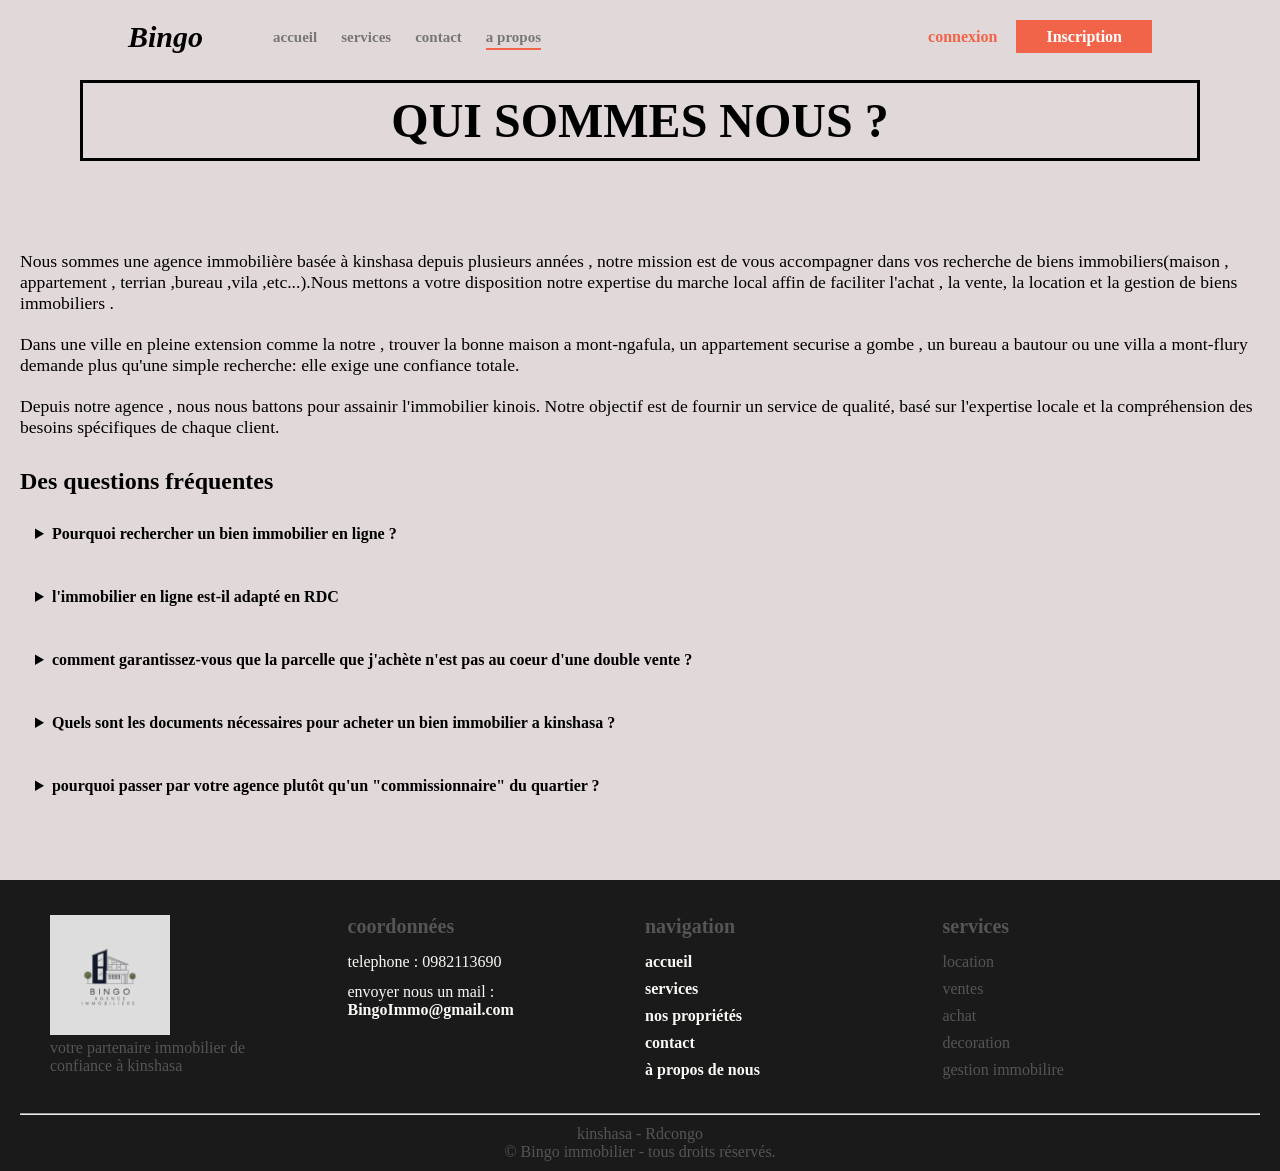
<file: apropos.html>
<!DOCTYPE html>
<html>

<head>
    <meta charset="UTF-8">
    <meta name="viewport" content="width=device-width, initial-scale=1.0">
    <title>bingo - immobilier</title>
    <link rel="stylesheet" href="apropos.css">
    <link rel="shortcut icon" href="photo/Bingo.png">
    <link rel="stylesheet" href="https://cdnjs.cloudflare.com/ajax/libs/font-awesome/6.7.2/css/all.min.css">
</head>
<body>
    <main>
        <header>
            <div class="logo-lien">
                <a href="index.html" class="logo">Bingo</a>
                <div class="menu-lien">
                    <a href="index.html">accueil</a>
                    <a href="service.html">services</a>
                    <a href="contact.html">contact</a>
                    <a href="apropos.html">a propos</a>
                </div>
            </div>
            <div class="btn-lien">
                <a href="authentification.html">connexion</a>
                <a href="authentification.html" class="orange-lien">inscription</a>
            </div>
            <div class="hamburger" id="hamburger">
                <span></span>
                <span></span>
                <span></span>
            </div>
        </header>


        <!-- fin du menu -->
        <section class="biso" id="bs">
            <h2>QUI SOMMES NOUS ?</h2>
            <div class="conti">
                
                <div class="contenu">
                     <p>Nous sommes une agence immobilière basée à kinshasa depuis plusieurs années ,
                        notre mission est de vous accompagner dans vos recherche de biens immobiliers(maison ,
                        appartement , terrian ,bureau ,vila ,etc...).Nous mettons a votre disposition notre expertise du
                        marche local affin de faciliter l'achat , la vente, la location et la gestion de biens
                        immobiliers .
                    </p>
                    <p>Dans une ville en pleine extension comme la notre , trouver la bonne maison a mont-ngafula,
                        un appartement securise a gombe , un bureau a bautour ou une villa a mont-flury demande
                        plus qu'une simple recherche: elle exige une confiance totale.</p>
                    <p>Depuis notre agence , nous nous battons pour assainir l'immobilier kinois.
                        Notre objectif est de fournir un service de qualité,
                        basé sur l'expertise locale et la compréhension des besoins spécifiques de chaque client.</p>
                </div>
            </div>
        </section>


        <section class="faq">
            <h2>Des questions fréquentes </h2>
            <details>
                <summary>Pourquoi rechercher un bien immobilier en ligne ?</summary>
                <p> La recherche en ligne permet de consulter plusieurs bien en quelques minutes , <br>
                    de comparer les prix ,les quartiers et les caracteristiques sans avoir à se deplacer inutilement</p>
            </details>
            <details>
                <summary>l'immobilier en ligne est-il adapté en RDC</summary>
                <p>oui , avec l'augmentation de l'accès à internet et aux smartphone, <br>les plateformes immobilière
                    comme celle-ci permettent la mise en relation entre proprietaires , agences et clients </p>
            </details>
            <details>
                <summary>comment garantissez-vous que la parcelle que j'achète n'est pas au coeur d'une double vente ?
                </summary>
                <p>c'est notre priorite absolue. Avant de publier un bien, notre equipe effectue une enquete  approfondie:
                     verification du certificas d'enregistrement aupres des autorités compétentes, controles du plan cadastral et de l'historique du bien.
                    Avec nous , vous n'achetez pas de litige , vous achetez une propriete legale et sécurisée.</p>

            </details>
            <details>
                <summary>Quels sont les documents nécessaires pour acheter un bien immobilier  a kinshasa ?</summary>
                <p>Pour acheter un bien immobilier, vous aurez besoin de plusieurs documents, notamment :
                    <ul>
                        <li>Un acte de propriété valide</li>
                        <li>Un certificat d'enregistrement</li>
                        <li>Un plan cadastral à jour</li>
                        <li>Un attestation de non-gage</li>
                    </ul>
                </p>
            </details>
            <details>
                <summary>pourquoi passer par votre agence plutôt qu'un "commissionnaire" du quartier ?</summary>
                <p>Le professionalisme et la securite.</p>
                <p>Contrairement aux demarcheurs informels, nous travaillons avec des contrats ecrits,
                     nous ne vous ferons jamais payer "des frais de visite" abusifs a chaque coin de rue.Vous avez un interlocuteur unique et reponsable juridiquement. </p>

              
            </details>
        </section>

    </main>
    <footer>
        <div class="cont">

            <div class="foot-logo">
                <img src="photo/inv_bingo.png" alt="logo de l'entreprise">
                <p>votre partenaire immobilier de confiance à kinshasa</p>
            </div>
            <div class="footer-col">
                <h3>coordonnées</h3>
                <p> telephone : 0982113690</p>
                <p>envoyer nous un mail : <a href="mailto:bingoImmo@gmail.com">BingoImmo@gmail.com</a></p>
            </div>
            <nav class="footer-col">
                <h3>navigation</h3>
                <ul>
                    <li><a href="index.html">accueil</a></li>
                    <li><a href="service.html">services</a></li>
                    <li><a href="propriete.html">nos propriétés</a></li>
                    <li><a href="contact.html">contact</a></li>
                    <li><a href="apropos.html">à propos de nous</a></li>
                </ul>
            </nav>
            <div class="footer-col">
                <h3>services</h3>
                <ul>
                    <li>location</li>
                    <li>ventes</li>
                    <li>achat</li>
                    <li>decoration</li>
                    <li>gestion immobilire</li>
                </ul>
            </div>
        </div>

        <hr>

        <div class="hr">

            <p>kinshasa - Rdcongo</p>
            <p>&copy; Bingo immobilier - tous droits réservés.</p>
        </div>

    </footer>
    <script src="traitement.js"></script>
</body>

</html>
</file>
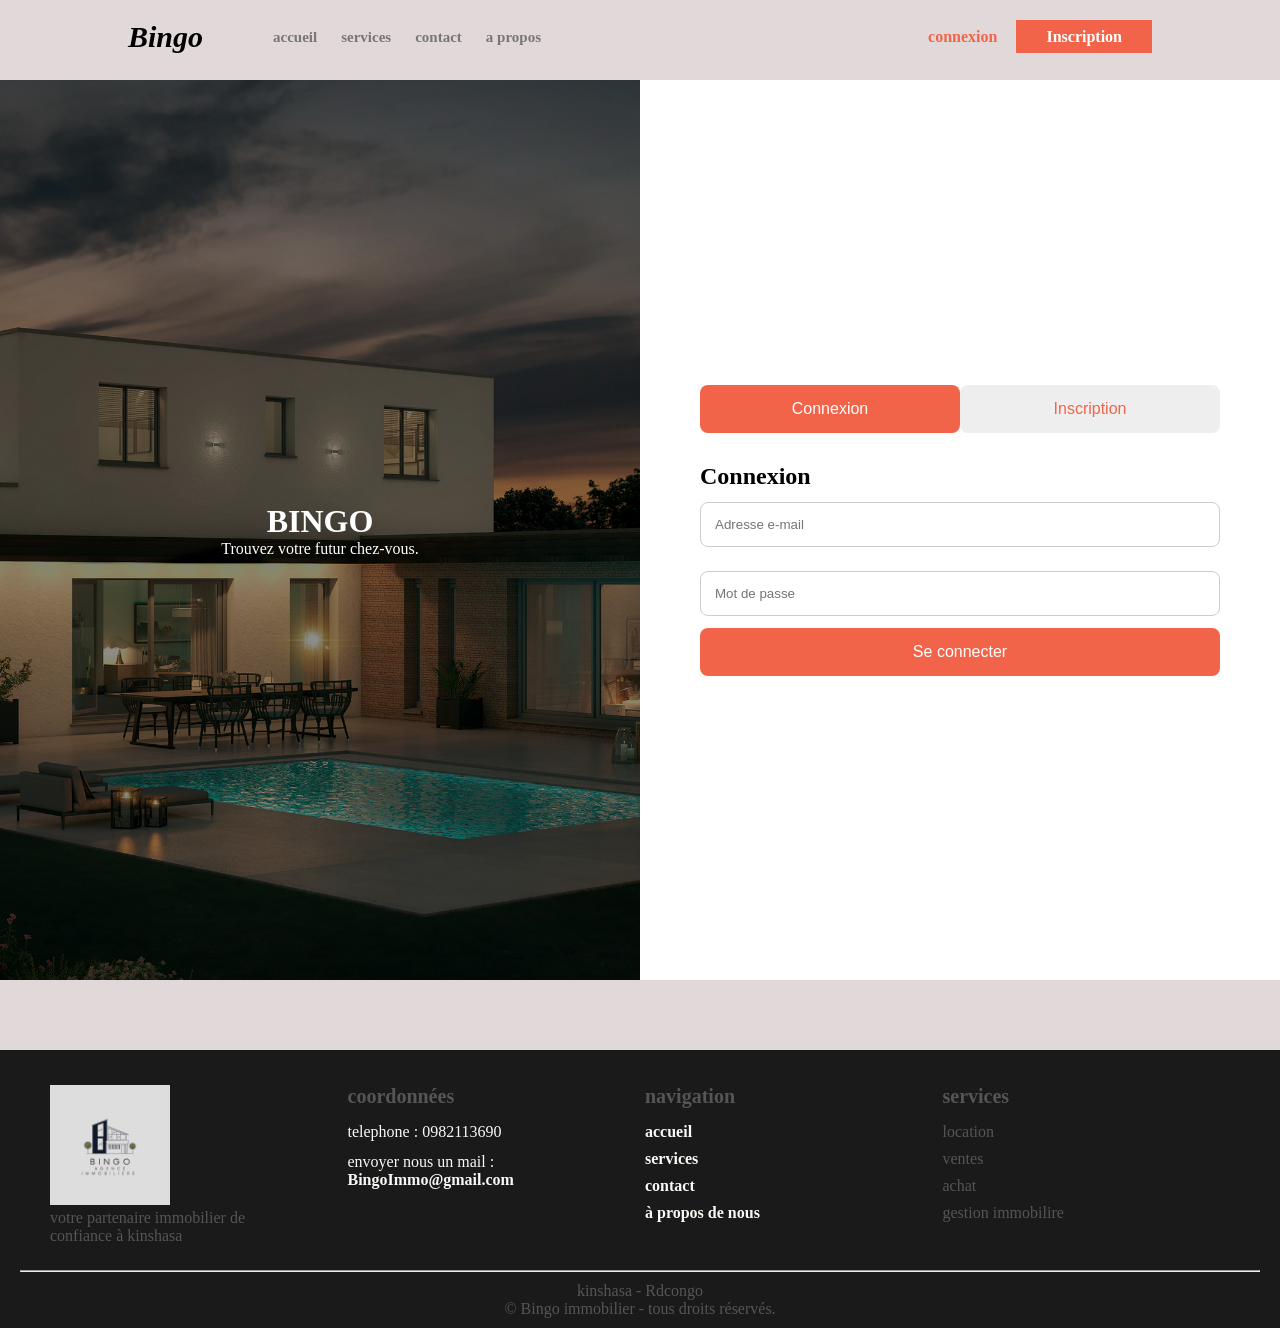
<file: authentification.html>
<!DOCTYPE html>
<html>

<head>
    <meta charset="UTF-8">
    <meta name="viewport" content="width=device-width, initial-scale=1.0">
    <title>bingo - immobilier</title>
    <link rel="stylesheet" href="style.css">
    <link rel="stylesheet" href="authentification.css">
    <link rel="shortcut icon" href="/photo/Bingo.png">
    <link rel="stylesheet" href="https://cdnjs.cloudflare.com/ajax/libs/font-awesome/6.7.2/css/all.min.css">
</head>

<body>
    <main>
        <header>
            <div class="logo-lien">
                <a href="index.html" class="logo">Bingo</a>
                <div class="menu-lien">
                    <a href="index.html">accueil</a>
                    <a href="service.html">services</a>
                    <a href="contact.html">contact</a>
                    <a href="apropos.html">a propos</a>
                </div>
            </div>

            <div class="btn-lien">
                <a href="authentification.html">connexion</a>
                <a href="authentification.html" class="orange-lien">inscription</a>
            </div>
            <div class="hamburger" id="hamburger">
                <span></span>
                <span></span>
                <span></span>
            </div>
        </header>
        <!-- fin du menu -->
        <div class="auth-container">
            <div class="auth-image">
                <div class="overlay">
                    <h1>BINGO</h1>
                    <p>Trouvez votre futur chez-vous.</p>
                </div>
            </div>
            <div class="auth-box">
                <div class="tabs">
                    <button id="loginTab" class="active">
                        Connexion
                    </button>
                    <button id="registerTab">
                        Inscription
                    </button>
                </div>
                <form id="loginForm">

                    <!-- formulaire connexion -->
                    <h2>Connexion</h2>

                    <input type="email" placeholder="Adresse e-mail" required>

                    <div class="password-box">

                        <input type="password" id="loginPassword" placeholder="Mot de passe" required>

                    </div>

                    <button>Se connecter</button>
                </form>

                <!-- formulaire inscription -->
                <form id="registerForm">
                    <h2>Créer un compte</h2>
                    <input type="text" placeholder="Nom complet" required>
                    <input type="email" placeholder="Adresse e-mail" required>
                    <input type="tel" placeholder="Téléphone" required>
                    <div class="password-box">

                        <input type="password" id="registerPassword" placeholder="Mot de passe">

                    </div>

                    <input type="password" id="confirmPassword" placeholder="Confirmer le mot de passe">

                    <button>Créer un compte</button>
                </form>

            </div>

        </div>


    </main>
    <footer>
        <div class="cont">

            <div class="foot-logo">
                <img src="photo/inv_bingo.png" alt="logo de l'entreprise">
                <p>votre partenaire immobilier de confiance à kinshasa</p>
            </div>
            <div class="footer-col">
                <h3>coordonnées</h3>
                <p> telephone : 0982113690</p>
                <p>envoyer nous un mail : <a href="mailto:bingoImmo@gmail.com">BingoImmo@gmail.com</a></p>
            </div>
            <nav class="footer-col">
                <h3>navigation</h3>
                <ul>
                    <li><a href="index.html">accueil</a></li>
                    <li><a href="service.html">services</a></li>
                    <li><a href="contact.html">contact</a></li>
                    <li><a href="apropos.html">à propos de nous</a></li>
                </ul>
            </nav>
            <div class="footer-col">
                <h3>services</h3>
                <ul>
                    <li>location</li>
                    <li>ventes</li>
                    <li>achat</li>
                    <li>gestion immobilire</li>
                </ul>
            </div>
        </div>

        <hr>

        <div class="hr">

            <p>kinshasa - Rdcongo</p>
            <p>&copy; Bingo immobilier - tous droits réservés.</p>
        </div>

    </footer>
    <script src="traitement.js"></script>
    <script src="authentification.js"></script>
</body>

</html>
</file>
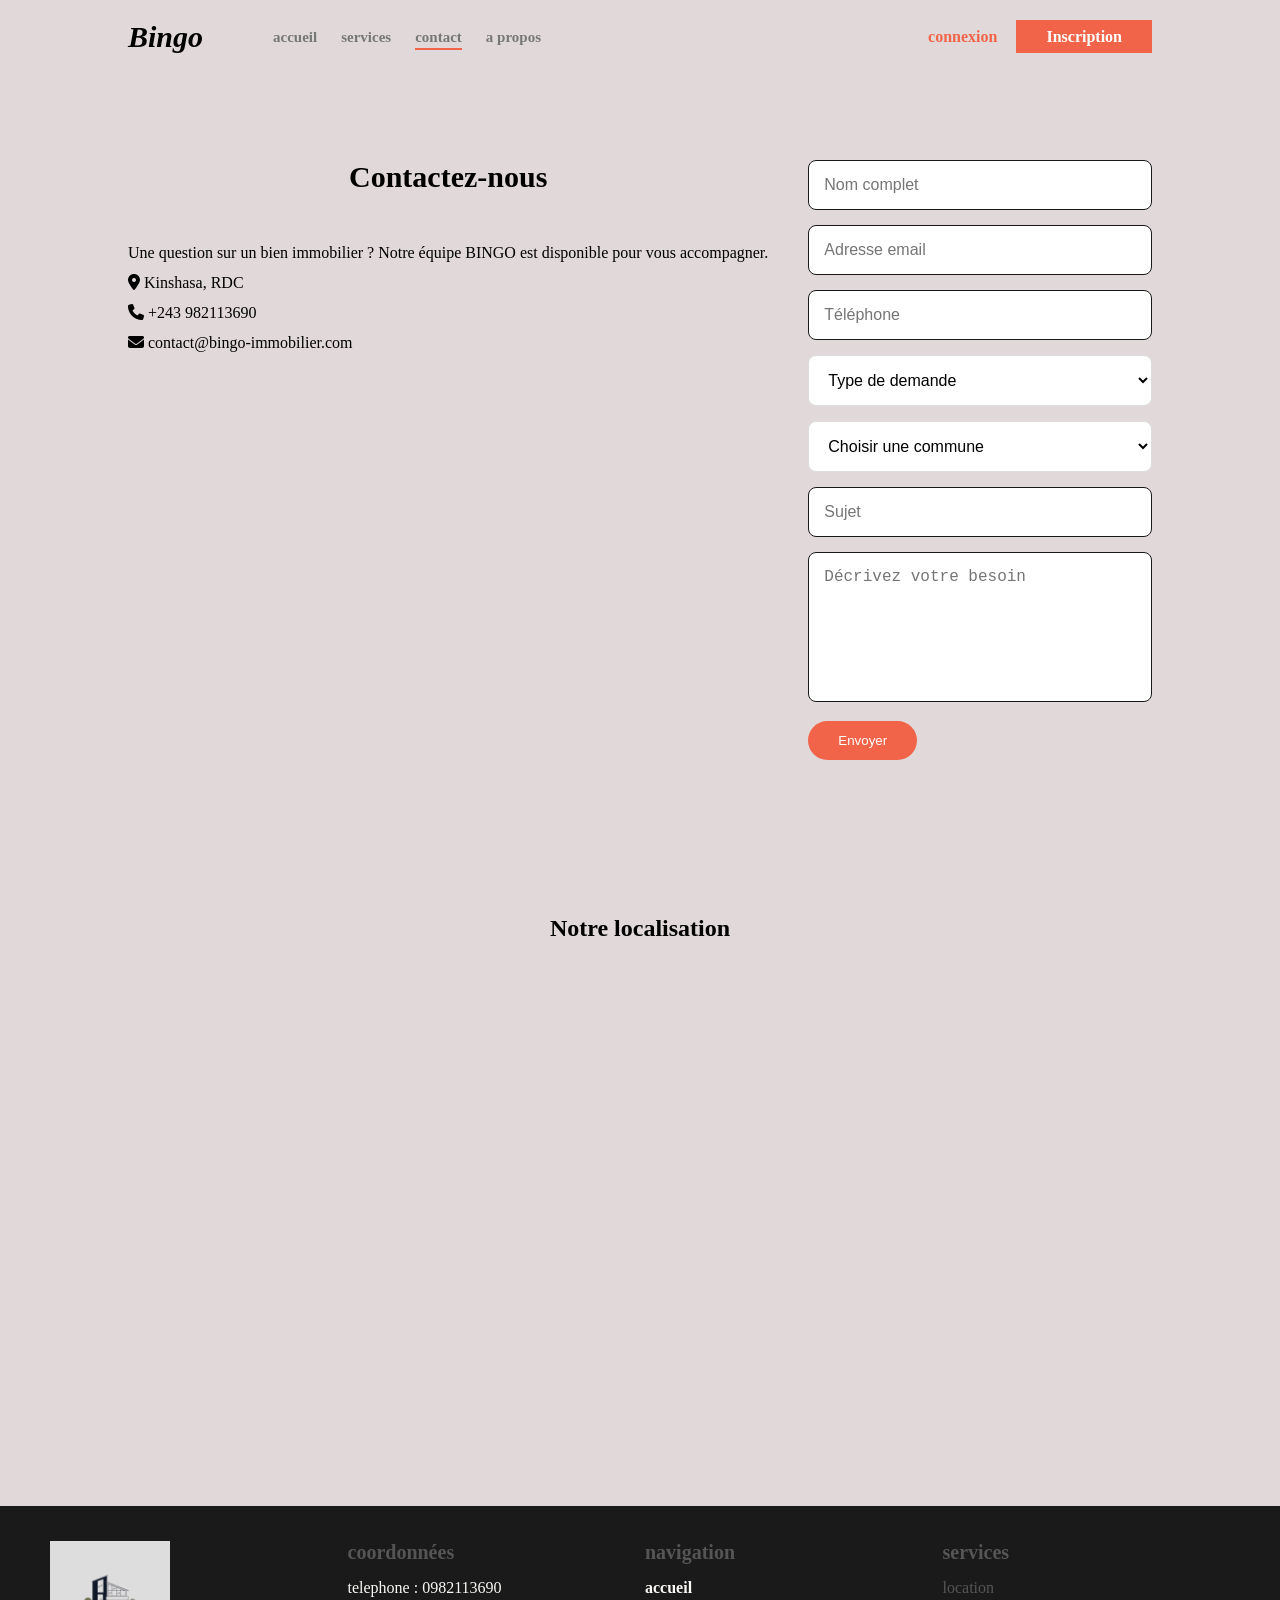
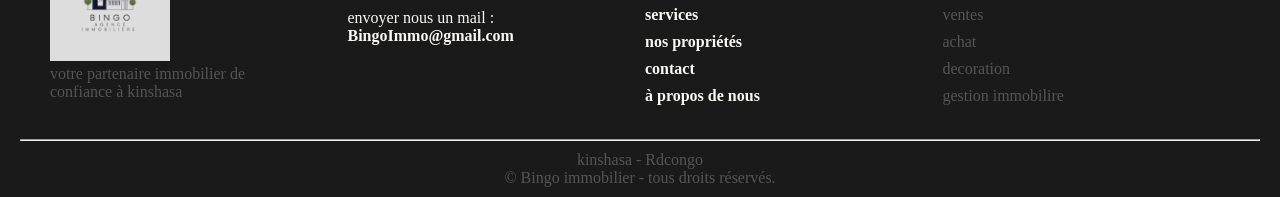
<file: contact.html>
<!DOCTYPE html>
<html>

<head>
    <meta charset="UTF-8">
    <meta name="viewport" content="width=device-width, initial-scale=1.0">
    <title>bingo - immobilier</title>
    <link rel="stylesheet" href="style.css">
    <link rel="stylesheet" href="contact.css">
    <link rel="shortcut icon" href="/photo/Bingo.png">
    <link rel="stylesheet" href="https://cdnjs.cloudflare.com/ajax/libs/font-awesome/6.7.2/css/all.min.css">

</head>

<body>
    <main>
        <section class="header_accueil">
            <!-- le menu  -->
            <header>
                <div class="logo-lien">
                    <a href="index.html" class="logo">Bingo</a>
                    <div class="menu-lien">
                        <a href="index.html">accueil</a>
                        <a href="service.html">services</a>
                        <a href="contact.html">contact</a>
                        <a href="apropos.html">a propos</a>
                    </div>
                </div>
                <div class="btn-lien">
                    <a href="authentification.html">connexion</a>
                    <a href="authentification.html" class="orange-lien">inscription</a>
                </div>
                <div class="hamburger" id="hamburger">
                    <span></span>
                    <span></span>
                    <span></span>
                </div>
            </header>
            <!-- fin du menu -->
        </section>
        <section class="contact" id="contact">

            <div class="contact-container">

                <div class="contact-info">
                    <h2>Contactez-nous</h2>
                    <p>
                        Une question sur un bien immobilier ?
                        Notre équipe BINGO est disponible pour vous accompagner.
                    </p>

                    <p><i class="fa-solid fa-location-dot"></i> Kinshasa, RDC</p>
                    <p><i class="fa-solid fa-phone"></i> +243 982113690</p>
                    <p><i class="fa-solid fa-envelope"></i> contact@bingo-immobilier.com</p>
                </div>


                <form id="contactForm">

                    <div class="input-box">
                        <input type="text" id="nom" placeholder="Nom complet">
                    </div>


                    <div class="input-box">
                        <input type="email" id="email" placeholder="Adresse email">
                    </div>


                    <div class="input-box">
                        <input type="tel" id="telephone" placeholder="Téléphone">
                    </div>


                    <!-- Nouveau : raison du contact -->
                    <div class="input-box">

                        <select id="demande">

                            <option value="">
                                Type de demande
                            </option>

                            <option value="achat">
                                Je veux acheter un bien
                            </option>

                            <option value="location">
                                Je veux louer un bien
                            </option>

                            <option value="vente">
                                Je veux vendre un bien
                            </option>

                            <option value="visite">
                                Je veux programmer une visite
                            </option>

                        </select>

                    </div>



                    <!-- Nouvelle information immobilière -->
                    <div class="input-box">

                        <select id="commune">

                            <option value="">
                                Choisir une commune
                            </option>

                            <option>
                                Gombe
                            </option>

                            <option>
                                Ngaliema
                            </option>

                            <option>
                                Limete
                            </option>

                            <option>
                                Mont-Ngafula
                            </option>

                            <option>
                                Kintambo
                            </option>

                        </select>

                    </div>



                    <div class="input-box">
                        <input type="text" id="sujet" placeholder="Sujet">
                    </div>



                    <textarea id="message" placeholder="Décrivez votre besoin"></textarea>

                    <button type="submit">
                        Envoyer
                    </button>

                    <p id="formMessage"></p>

                </form>

            </div>

        </section>
        <section class="map">

            <h2>Notre localisation</h2>


            <iframe
                src="https://www.google.com/maps/embed?pb=!1m17!1m12!1m3!1d3978.134746459019!2d15.329530073542857!3d-4.38586199558822!2m3!1f0!2f0!3f0!3m2!1i1024!2i768!4f13.1!3m2!1m1!2zNMKwMjMnMDkuMSJTIDE1wrAxOSc1NS42IkU!5e0!3m2!1sfr!2scd!4v1783975633304!5m2!1sfr!2scd"
                style="border:0;" allowfullscreen="" loading="lazy"
                referrerpolicy="strict-origin-when-cross-origin"></iframe>

        </section>
    </main>
    <footer>
        <div class="cont">

            <div class="foot-logo">
                <img src="photo/inv_bingo.png" alt="logo de l'entreprise">
                <p>votre partenaire immobilier de confiance à kinshasa</p>
            </div>
            <div class="footer-col">
                <h3>coordonnées</h3>
                <p> telephone : 0982113690</p>
                <p>envoyer nous un mail : <a href="mailto:bingoImmo@gmail.com">BingoImmo@gmail.com</a></p>
            </div>
            <nav class="footer-col">
                <h3>navigation</h3>
                <ul>
                    <li><a href="index.html">accueil</a></li>
                    <li><a href="service.html">services</a></li>
                    <li><a href="propriete.html">nos propriétés</a></li>
                    <li><a href="contact.html">contact</a></li>
                    <li><a href="apropos.html">à propos de nous</a></li>
                </ul>
            </nav>
            <div class="footer-col">
                <h3>services</h3>
                <ul>
                    <li>location</li>
                    <li>ventes</li>
                    <li>achat</li>
                    <li>decoration</li>
                    <li>gestion immobilire</li>
                </ul>
            </div>
        </div>

        <hr>

        <div class="hr">

            <p>kinshasa - Rdcongo</p>
            <p>&copy; Bingo immobilier - tous droits réservés.</p>
        </div>

    </footer>
    <script src="traitement.js"></script>
    <script src="contact.js"></script>
</body>

</html>
</file>
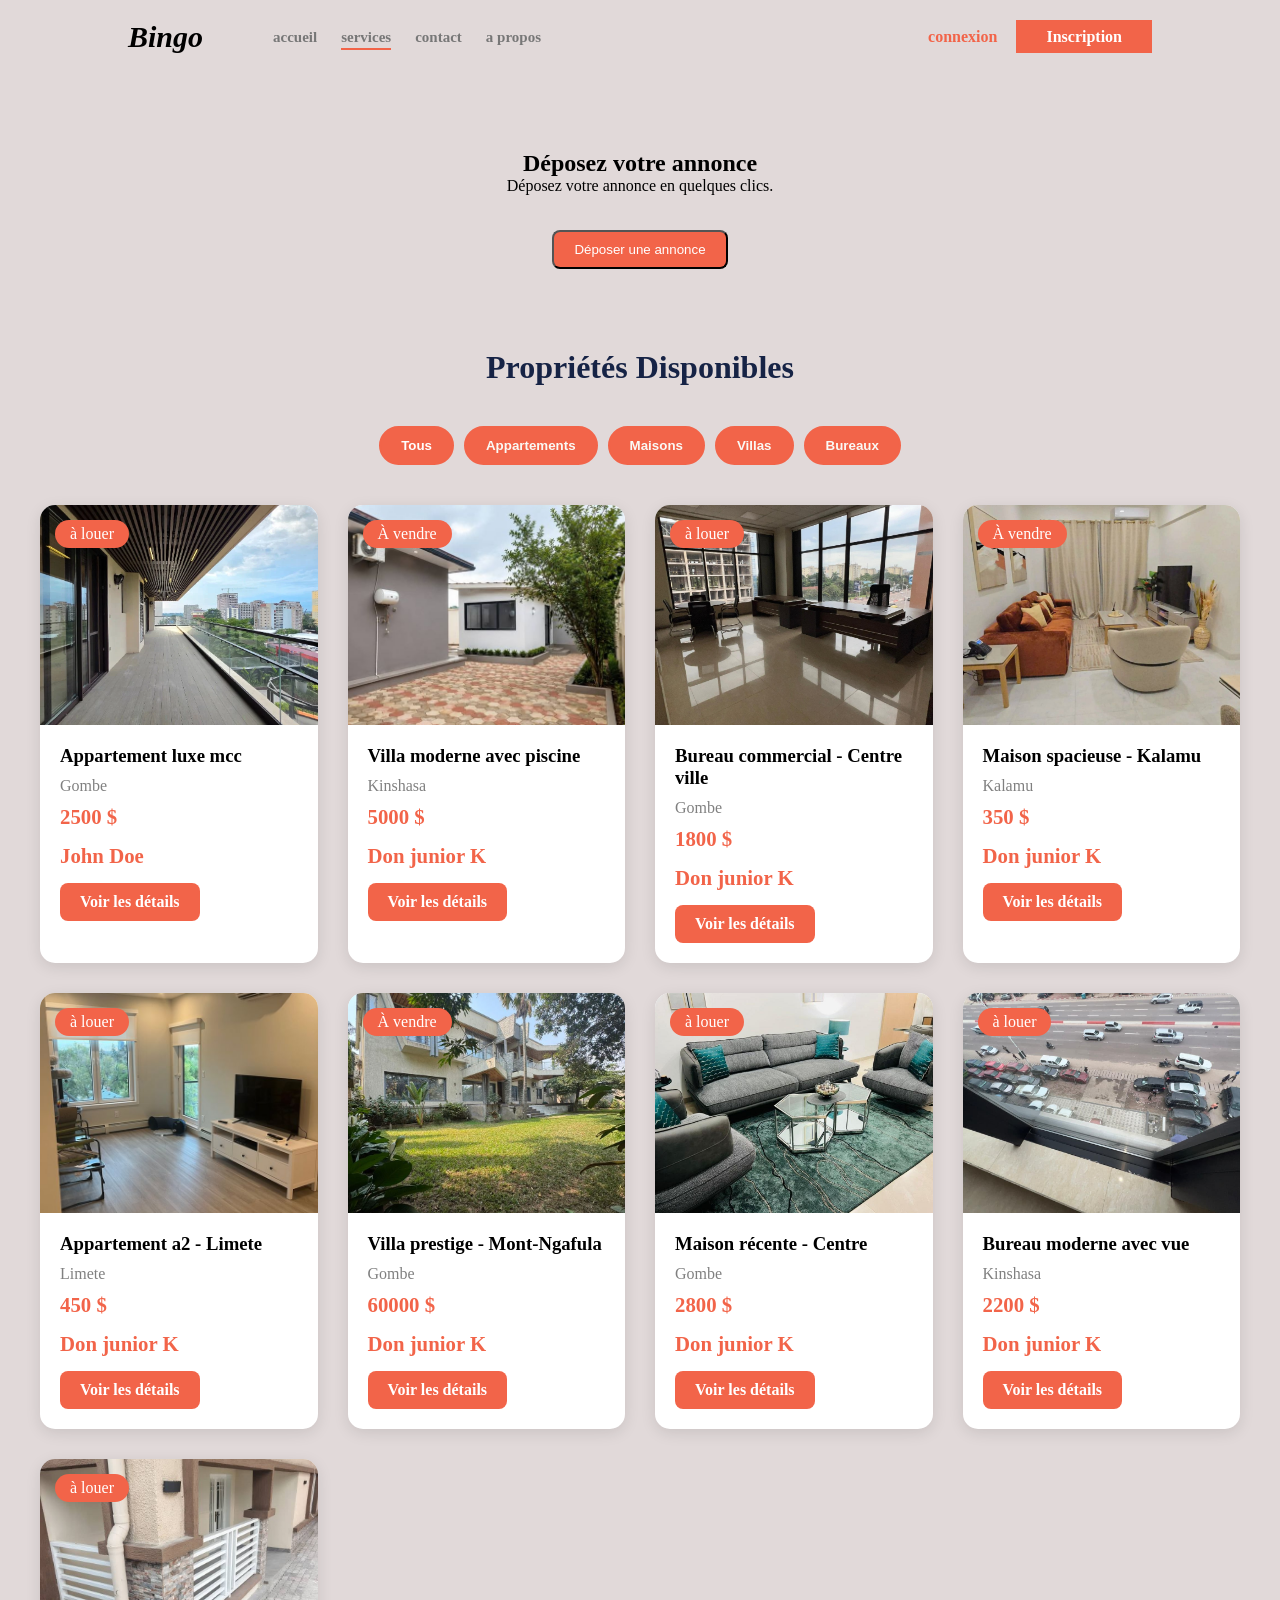
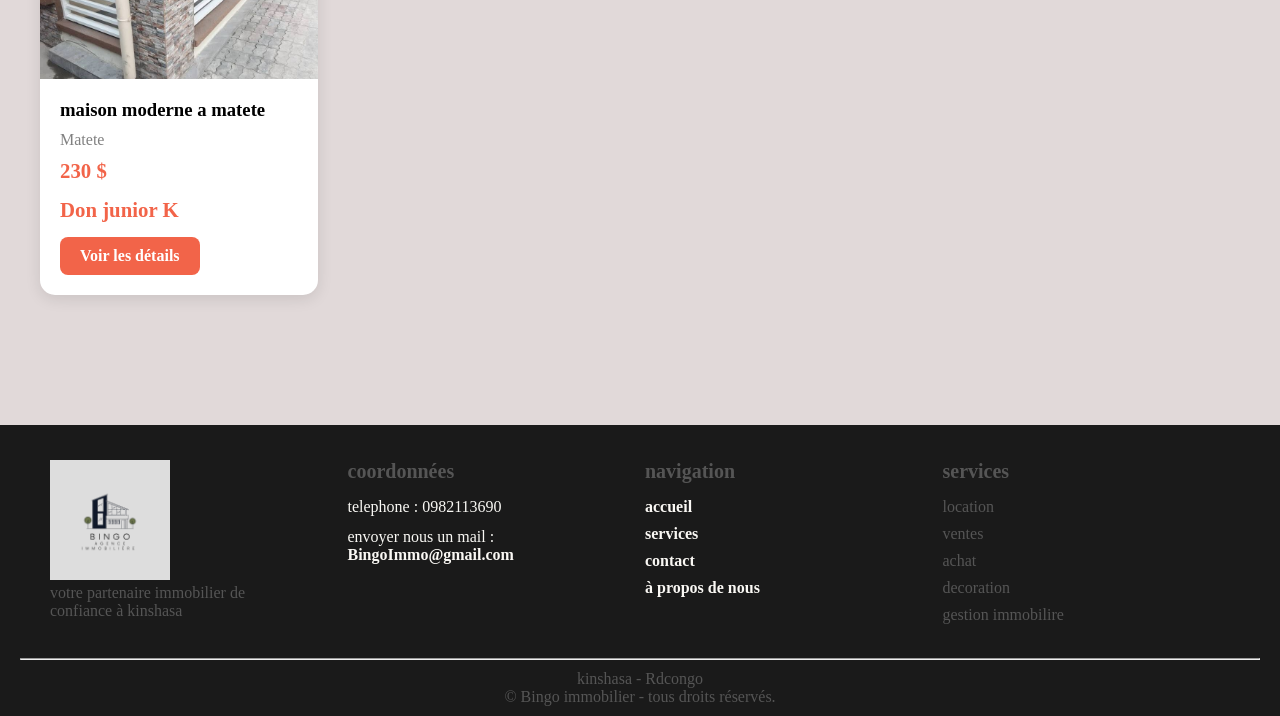
<file: service.html>
<!DOCTYPE html>
<html>

<head>
    <meta charset="UTF-8">
    <meta name="viewport" content="width=device-width, initial-scale=1.0">
    <title>bingo - immobilier</title>
    <link rel="stylesheet" href="service.css">
    <link rel="shortcut icon" href="/photo/Bingo.png">
    <link rel="stylesheet" href="style.css">
    <link rel="stylesheet" href="https://cdnjs.cloudflare.com/ajax/libs/font-awesome/6.7.2/css/all.min.css">

</head>

<body>
    <main>
        <header>
            <div class="logo-lien">
                <a href="index.html" class="logo">Bingo</a>
                <div class="menu-lien">
                    <a href="index.html">accueil</a>
                    <a href="service.html">services</a>
                    <a href="contact.html">contact</a>
                    <a href="apropos.html">a propos</a>
                </div>
            </div>
            <div class="btn-lien">
                <a href="authentification.html">connexion</a>
                <a href="authentification.html" class="orange-lien">inscription</a>
            </div>
            <div class="hamburger" id="hamburger">
                <span></span>
                <span></span>
                <span></span>
            </div>
        </header>
        <!-- fin du menu -->
        <div class="deuxSection" id="depot">
            <section class="depot-annonce">

                <h2>Déposez votre annonce</h2>

                <p>

                    Déposez votre annonce en quelques clics.
                </p>

                <button id="ouvrirModal" class="btn1">
                    Déposer une annonce
                </button>

            </section>
        </div>



        <section class="properties-section">
            <h2>Propriétés Disponibles</h2>

            <!-- BOUTONS DE FILTRE -->
            <div class="filter-buttons">
                <button class="filter-btn active" onclick="filterProperties('all')">Tous</button>
                <button class="filter-btn" onclick="filterProperties('appartement')">Appartements</button>
                <button class="filter-btn" onclick="filterProperties('maison')">Maisons</button>
                <button class="filter-btn" onclick="filterProperties('villa')">Villas</button>
                <button class="filter-btn" onclick="filterProperties('bureau')">Bureaux</button>
            </div>

            <!-- GRILLE DES PROPRIÉTÉS -->
            <div class="properties-grid" id="propertiesGrid">
                <!-- Les propriétés seront générées par JavaScript -->
            </div>
        </section>
        <div class="modal" id="modalAnnonce">

            <div class="modal-content">

                <span class="close">&times;</span>

                <h2>Déposer une annonce</h2>

                <form id="annonceForm">

                    <label for="nom">Nom complet</label>
                    <input type="text" id="nom">

                    <label for="telephone">Téléphone</label>
                    <input type="tel" id="telephone">

                    <label for="email">Email</label>
                    <input type="email" id="email">

                    <label for="type">Type de bien</label>
                    <select id="type">
                        <option>Appartement</option>
                        <option>Maison</option>
                        <option>Villa</option>
                        <option>Bureau</option>
                        <option>Terrain</option>
                    </select>

                    <label for="statut">Statut</label>
                    <select id="statut">
                        <option>À vendre</option>
                        <option>À louer</option>
                    </select>

                    <label for="commune">Commune</label>
                    <input type="text" id="commune">

                    <label for="prix">Prix ($)</label>
                    <input type="number" id="prix">

                    <label for="description">Description</label>
                    <textarea id="description"></textarea>

                    <label for="images">Photos</label>
                    <input type="file" id="images" multiple accept="image/*">

                    <div id="preview"></div>
                    <div id="message"></div>

                    <button type="submit" class="btn1">
                        Publier l'annonce
                    </button>

                </form>

            </div>

        </div>
        <div class="modal" id="detailsModal">

            <div class="modal-content">

                <span class="close" id="closeDetails"> <img src="photo/close.svg" alt="icon de fermeture">
                </span>

                <div id="detailsContent"></div>

            </div>

        </div>

    </main>
    <footer>
        <div class="cont">

            <div class="foot-logo">
                <img src="photo/inv_bingo.png" alt="logo de l'entreprise">
                <p>votre partenaire immobilier de confiance à kinshasa</p>
            </div>
            <div class="footer-col">
                <h3>coordonnées</h3>
                <p> telephone : 0982113690</p>
                <p>envoyer nous un mail : <a href="mailto:bingoImmo@gmail.com">BingoImmo@gmail.com</a></p>
            </div>
            <nav class="footer-col">
                <h3>navigation</h3>
                <ul>
                    <li><a href="index.html">accueil</a></li>
                    <li><a href="service.html">services</a></li>
                    <li><a href="contact.html">contact</a></li>
                    <li><a href="apropos.html">à propos de nous</a></li>
                </ul>
            </nav>
            <div class="footer-col">
                <h3>services</h3>
                <ul>
                    <li>location</li>
                    <li>ventes</li>
                    <li>achat</li>
                    <li>decoration</li>
                    <li>gestion immobilire</li>
                </ul>
            </div>
        </div>

        <hr>

        <div class="hr">

            <p>kinshasa - Rdcongo</p>
            <p>&copy; Bingo immobilier - tous droits réservés.</p>
        </div>

    </footer>
    <script src="traitement.js"></script>
    <script src="modal.js"></script>
</body>

</html>
</file>
<file: apropos.css>
:root {
    --color1: #faf8f4;
    --color2: #1a1a1a;
    --color3: #faf9f5;
    --colorfav: #e1d9d9;
}

* {
    padding: 0;
    margin: 0;
    box-sizing: border-box;
    

}

body {
    transition: 0.5s;
    background-color: #e1d9d9;


}

main {
    margin-top: 80px;
}

a {
    text-decoration: 0;
    font-weight: bold;
}


/* le menu */
header {
    position: fixed;
    top: 0;
    left: 0;
    width: 100%;

    display: flex;
    justify-content: space-between;
    align-items: center;
    padding: 20px 10%;
    background: transparent;
    transition: .3s;
    z-index: 1000;
}

header.scrolled {
    background-color: var(--color2);

    box-shadow: 0 2px 10px rgba(0, 0, 0, 0.2);
}

.logo {
    text-transform: capitalize;
    font-style: italic;
    color: #000;
    font-size: 30px;
    font-weight: bold;
}

header .logo-lien {
    display: flex;
    align-items: center;
}

.menu-lien {
    margin-left: 60px;
}

.menu-lien a {
    position: relative;
    margin: 0 10px;
    font-size: 15px;
    color: #777;
}
.menu-lien a::after{
    content: "";
    position: absolute;
    left: 0;
    bottom: -5px;
    width: 0;
    height: 2px;
    background-color: #f26449;
    transition: width .3s ease;
}

.menu-lien a:hover::after,
.menu-lien a.active::after{

    width: 100%;
}

.btn-lien a {
    margin-left: 15px;

}

.btn-lien a:first-child {
    color: #f26449;
}

.orange-lien {
    color: #fff;
    padding: 8px 30px;
    background-color: #f26449;
    text-transform: capitalize;
}

.hamburger {
    display: none;
    flex-direction: column;
    gap: 6px;
    cursor: pointer;
}
.hamburger span {
    width: 25px;
    height: 3px;
    background-color: #000;
    transition: .3s;
}
@media (max-width:768px)
{
    .menu-lien{
        display: none;
    }
    .btn-lien{
        display: none;
    }
    .hamburger{
        display: flex;
    }
}
.menu-lien.open{
    display: flex;
    position: absolute;
    top: 90px;
    left: 0;
    width: 100%;
    background-color: var(--color2);
    flex-direction: column;
    align-items: center;
    text-align: center;
    padding: 25px;
}
main {
    margin-top: 80px;
}

.biso h2 {
    text-align: center;
    margin: 80px;
    padding: 10px;
    border: 3px solid black;
    font-size: 48px;
}

.biso p {
    font-size: 1.1rem;
}
.contenu{
    margin-bottom: 20px;
}
.contenu p{
    padding: 10px 20px;
}

.qualite {
    height: 20%;
    background-color: var(--color3);
    text-align: center;
    display: flex;
    gap: 10px;
}
.car{
    border: 1px solid black;
    width: 100%;
}
.faq{
    margin-left:20px ;
    
}
.faq details{
    margin: 15px 0;
    padding: 15px;
}
.faq summary{
    font-weight: 600;
    
}
.faq details[open]{
    background-color: var(--color1);
}


/*  le footer  pour toute les pages*/

footer {
    background-color: var(--color2);
    color: #555;
    margin-top: 70px;
    padding: 10px 20px;
    height: fit-content;
   

}

.cont {
    display: grid;
    max-width: 1200px;
    grid-template-columns: repeat(auto-fit, minmax(220px, 1fr));
    gap: 50px;
    padding: 25px 30px;
}

.foot-logo img {
    height: 120px;
    background-color: #ddd;

}

.footer-col h3 {
    margin-bottom: 15px;
    font-size: 20px;
}

.footer-col p {
    margin: 12px 0;
    color: var(--color3);
}

footer a {
    color: var(--color1);
    text-decoration: none;
}

.footer-col li {
    margin: 9px 0;
     list-style-type: none;

}

.footer-col a {
    transition: .3s;
}

.footer-col a:hover {
    color: #f26449;
    padding-left: 9px;
}


footer hr {

    width: 100%;

}

.hr {
    padding-top: 10px;
    text-align: center;
}
</file>
<file: style.css>
:root {
    --color1: #faf8f4;
    --color2: #1a1a1a;
    --color3: #faf9f5;
    --colorfav: #e1d9d9;
}

* {
    padding: 0;
    margin: 0;
    box-sizing: border-box;
    list-style: none;
}

body {
    transition: 0.9s;
    background-color: var(--colorfav);
    height: fit-content;

}

main {
    margin-top: 80px;
}

a {
    text-decoration: none;
    font-weight: bold;
}

/* .header_accueil {
    background-color: var(--color1);
    position: relative;
} */

/* le menu */
header {
    position: fixed;
    top: 0;
    left: 0;
    width: 100%;

    display: flex;
    justify-content: space-between;
    align-items: center;
    padding: 20px 10%;

    transition: .3s;
    z-index: 1000;
}

header.scrolled {
    background-color: var(--color2);
    box-shadow: 0 2px 10px rgba(0, 0, 0, 0.2);
}

header.scrolled .logo{
   text-transform: capitalize;
    font-style: italic;
    color:var(--color3);
    font-size: 30px;
    font-weight: bold;
}
.logo {
    text-transform: capitalize;
    font-style: italic;
    color: #000;
    font-size: 30px;
    font-weight: bold;
}

header .logo-lien {
    display: flex;
    align-items: center;
}

.menu-lien {
    margin-left: 60px;
}

.menu-lien a {
    position: relative;
    margin: 0 10px;
    font-size: 15px;
    color: #777;
}

.menu-lien a::after {
    content: "";
    position: absolute;
    left: 0;
    bottom: -5px;
    width: 0;
    height: 2px;
    background-color: #f26449;
    transition: width .3s ease;
}

.menu-lien a:hover::after,
.menu-lien a.active::after {

    width: 100%;
}

.hamburger {
    display: none;
    flex-direction: column;
    gap: 6px;
    cursor: pointer;
}
.hamburger span {
    width: 25px;
    height: 3px;
    background-color: #000;
    transition: .3s;
}
@media (max-width:768px)
{
    .menu-lien{
        display: none;
    }
    .btn-lien{
        display: none;
    }
    .hamburger{
        display: flex;
    }
}
.menu-lien.open{
    display: flex;
    position: absolute;
    top: 90px;
    left: 0;
    width: 100%;
    background-color: var(--color2);
    flex-direction: column;
    align-items: center;
    text-align: center;
    padding: 25px;
}
.btn-lien a {
    margin-left: 15px;

}

.btn-lien a:first-child {
    color: #f26449;
}

.orange-lien {
    color: #fff;
    padding: 8px 30px;
    background-color: #f26449;
    text-transform: capitalize;
}


/* Section héro */
.hero {
    
    color: var(--color3);
    padding: 80px 20px;
    background-image: url("photo/ndaku.jpg");
    background-repeat: no-repeat;
    background-position: center;
    background-size: cover;
    height: 80vh;
    display: flex;
    flex-direction: column;
    align-items:center;
    text-align: center;
    gap: 15px;
    justify-content: center;


}


@media (max-width:768px) {
    .hero {
        background-attachment: scroll;
    }
}

.hero h1 {
    font-size: 2.5rem;
    margin: 0;
    font-weight: bold;
    font-style: italic;
}

.hero p {
    font-size: 1.2rem;
    font-weight: bolder;
    /* margin: 10px 0 30px 0; */
    opacity: 0.9;
    color: #000;

}
.btyp span{
    font-weight: bold;
    margin-top: 0 5px  ;
}
.hero-link{
    display: flex;
    gap: 15px;
    margin-top: 10px;
}

/* section de bien */
.propiete {
    padding: 80px 5%;
}

.titre-section {
    text-align: center;
    margin-bottom: 40px;
}

.titre-section h2 {
    font-size: 48px;
    font-style: italic;
}

/* pour les colonnes dans bien */
.propriete-grid {
    display: grid;
    grid-template-columns: repeat(auto-fit, minmax(250px, 1fr));
    gap: 30px;
}

/* les sortes de card */
.propriete-card {
    background: white;
    border-radius: 15px;
    overflow: hidden;
    box-shadow: 0 4px 15px rgba(0, 0, 0, .1);
    transition: .3s;
    position: relative;
}

.propriete-card:hover {
    transform: translateY(-12px);

}

.propriete-card img {
    width: 100%;
    height: 220px;
    object-fit: cover;
    display: block;
}

.badge {
    position: absolute;
    top: 15px;
    left: 15px;
    background-color: #f26449;
    color: white;
    padding: 5px 15px;
    border-radius: 20px;
}

.propriete-contenu {
    padding: 20px;
}

.propriete-contenu h3 {
    margin-bottom: 10px;
}

.location {
    color: grey;
    margin-bottom: 10px;
}

.price {
    font-size: 1.3rem;
    font-weight: bold;
    color: #f26449;
    margin-bottom: 15px;
}

.btn {
    display: inline-block;
    background: #f26449;
    color: white;
    padding: 10px 20px;
    text-decoration: none;
    border-radius: 8px;
}
.btn:hover{
    background-color: var(--colorfav);
    color: #f26449;
}

.btn1 {
    display: inline-block;
    background: #f26449;
    text-align: center;
    color: white;
    padding: 10px 20px;
    text-decoration: none;
    border-radius: 8px;
    margin-top: 35px;
}

/* la section a propos de nous  */

.cont-biso {
    width: 100%;
    display: flex;
    gap: 20px;
    padding: 10px 50px;
}

.biso-image {
    width: 50%;

}

.biso-image img {
    width: 100%;
    height: 100%;
    object-fit: cover;
    border-radius: 15px;

}

.biso-content {
    width: 50%;
    margin-bottom: 10px;
    line-height: 1.7;

    color: #555;
    text-align: center;
}


.biso h2 {
    text-align: center;
    margin: 40px;
    padding: 10px;
    font-size: 48px;
    font-style: italic;
}

.biso p {
    font-size: 1.2rem;
}

.biso-content2 {
    padding: 20px;


}

.conteneur {
    display: flex;
    justify-content: center;
    gap: 20px;
}



.biso-content2 h1 {
    text-align: center;
    padding: 20px;
    font-style: italic;
}


/* la section pour les temoignages */
.temoignage {
    padding: 60px 20px;
    text-align: center;
    overflow: hidden;
}

.temoignage h1 {
    font-style: italic;

}

.slider {
    /* max-width: 700px;
    margin: auto;
    overflow: hidden; */
    width: 100%;
    overflow: hidden;
    padding: 10px 0;
    background-color: var(--color3);
    border-radius: 10px;

}

.slides {
    /* display: flex;
    transition: transform 0.5s ease; */
    display: flex;
    gap: 10px;
    width: max-content;
    animation: defileBingo 25s linear infinite;
}

.card {
    width: 300px;
    height: 180px;
    flex-shrink: 0;
    background-color: beige;
    padding: 20px ;
    border-radius: 8px;
    box-shadow: 0 4px 6px rgba(0, 0, 0, 0.05);

}
/* 
@keyframes defileBingo {
    0% {
        transform: translateX(0);
    }

    100% {
        transform: translateX(50%);
    }
}

.slider:hover .slides {
    animation-play-state: paused;
} */

.card p {
    font-style: italic;
    margin-bottom: 15px;
}

.card h4 {
    color: #555;
}

/* le modal pour les details de la propriete */
.modal {
    display: none;
    position: fixed;
    inset: 0;
    background: rgba(0, 0, 0, .6);
    justify-content: center;
    align-items: center;
    z-index: 9999;
}

.modal-content {
    background: white;
    width: 90%;
    max-width: 700px;
    max-height: 90vh;
    overflow-y: auto;
    padding: 30px;
    border-radius: 15px;
    position: relative;
}

.detail-image {

    width: 100%;

    height: 250px;

    object-fit: cover;

    border-radius: 12px;

    margin-bottom: 20px;

}

.detail-status {

    display: inline-block;

    background: #f26449;

    color: white;

    padding: 6px 15px;

    border-radius: 20px;

    margin-bottom: 20px;

}

.whatsapp-btn {

    display: inline-block;

    margin-top: 20px;

    padding: 12px 20px;

    background: #25D366;

    color: white;

    border-radius: 8px;

    text-decoration: none;

    font-weight: bold;

}

.success-message {

    background: #f26449;

    padding: 15px;

    border-radius: 8px;

}
.galerie {
    display: flex;
    gap: 10px;
    overflow-x: auto;
    margin-bottom: 20px;
}
.galerie img{
    width: 220px;
    height: 150px;
    object-fit: cover;
    border-radius: 10px;
    cursor: pointer;
    
    transition: transform 0.3s ease;

}


/*  le footer  pour toute les pages*/

footer {
    background-color: var(--color2);
    color: #555;
    margin-top: 70px;
    padding: 10px 20px;
    height: fit-content;

}

.cont {
    display: grid;
    max-width: 1200px;
    grid-template-columns: repeat(auto-fit, minmax(220px, 1fr));
    gap: 50px;
    padding: 25px 30px;
}

.foot-logo img {
    height: 120px;
    background-color: #ddd;

}

.footer-col h3 {
    margin-bottom: 15px;
    font-size: 20px;
}

.footer-col p {
    margin: 12px 0;
    color: var(--color3);
}

footer a {
    color: var(--color1);
    text-decoration: none;
}

.footer-col li {
    margin: 9px 0;

}

.footer-col a {
    transition: .3s;
}

.footer-col a:hover {
    color: #f26449;
    padding-left: 9px;
}


footer hr {

    width: 100%;

}

.hr {
    padding-top: 10px;
    text-align: center;
}
</file>
<file: authentification.css>
:root {
    --color1: #faf8f4;
    --color2: #1a1a1a;
    --color3: #faf9f5;
    --colorfav: #e1d9d9;
}

* {
    padding: 0;
    margin: 0;
    box-sizing: border-box;
    list-style: none;
}

body {
    transition: 0.9s;
    background-color: var(--colorfav);
    

}

main {
    margin-top: 80px;
}

a {
    text-decoration: none;
    font-weight: bold;
}

.header_accueil {
    background-color: var(--color1);
    position: relative;
}

/* le menu */
header {
    position: fixed;
    top: 0;
    left: 0;
    width: 100%;

    display: flex;
    justify-content: space-between;
    align-items: center;
    padding: 20px 10%;

    transition: .3s;
    z-index: 1000;
}

header.scrolled {
    background-color: var(--color2);
    box-shadow: 0 2px 10px rgba(0, 0, 0, 0.2);
}

.logo {
    text-transform: capitalize;
    font-style: italic;
    color: #000;
    font-size: 30px;
    font-weight: bold;
}

header .logo-lien {
    display: flex;
    align-items: center;
}

.menu-lien {
    margin-left: 60px;
}

.menu-lien a {
    position: relative;
    margin: 0 10px;
    font-size: 15px;
    color: #777;
}

.menu-lien a::after {
    content: "";
    position: absolute;
    left: 0;
    bottom: -5px;
    width: 0;
    height: 2px;
    background-color: #f26449;
    transition: width .3s ease;
}

.menu-lien a:hover::after,
.menu-lien a.active::after {

    width: 100%;
}

.hamburger {
    display: none;
    flex-direction: column;
    gap: 6px;
    cursor: pointer;
}

.hamburger span {
    width: 25px;
    height: 3px;
    background-color: #000;
    transition: .3s;
}

@media (max-width:768px) {
    .menu-lien {
        display: none;
    }

    .btn-lien {
        display: none;
    }

    .hamburger {
        display: flex;
    }
}

.menu-lien.open {
    display: flex;
    position: absolute;
    top: 90px;
    left: 0;
    width: 100%;
    background-color: var(--color2);
    flex-direction: column;
    align-items: center;
    text-align: center;
    padding: 25px;
}

.btn-lien a {
    margin-left: 15px;

}

.btn-lien a:first-child {
    color: #f26449;
}

.orange-lien {
    color: #fff;
    padding: 8px 30px;
    background-color: #f26449;
    text-transform: capitalize;
}



.auth-container {

    display: grid;

    grid-template-columns: 1fr 1fr;

    min-height: 100vh;

}

.auth-image {

    background: url("photo/ndaku.jpg");

    background-size: cover;

    background-position: center;

    position: relative;

}

.overlay {

    position: absolute;

    inset: 0;

    background: rgba(0, 0, 0, .45);

    display: flex;

    flex-direction: column;

    justify-content: center;

    align-items: center;

    color: white;

}

.auth-box {

    display: flex;

    flex-direction: column;

    justify-content: center;

    padding: 60px;

    background: white;

}

.tabs {

    display: flex;

    margin-bottom: 30px;

}

.tabs button {

    flex: 1;
    padding: 15px;
    border: none;
    cursor: pointer;
    background: #eee;
    color: #f26449;
}

.tabs .active {

    background: #f26449;

    color: white;

}

input {

    width: 100%;

    padding: 14px;

    margin: 12px 0;

    border-radius: 8px;

    border: 1px solid #ccc;

    box-sizing: border-box;

}

button {

    width: 100%;

    padding: 15px;

    background: #f26449;

    color: white;

    border: none;

    border-radius: 8px;

    cursor: pointer;

    font-size: 16px;

}

@media(max-width:900px) {

    .auth-container {

        grid-template-columns: 1fr;

    }

    .auth-image {

        height: 250px;

    }

    .auth-box {

        padding: 30px;

    }

}
#registerForm{
    display: none;
}

/*  le footer  pour toute les pages*/

footer {
    background-color: var(--color2);
    color: #555;
    margin-top: 70px;
    padding: 10px 20px;
    height: fit-content;

}

.cont {
    display: grid;
    max-width: 1200px;
    grid-template-columns: repeat(auto-fit, minmax(220px, 1fr));
    gap: 50px;
    padding: 25px 30px;
}

.foot-logo img {
    height: 120px;
    background-color: #ddd;

}

.footer-col h3 {
    margin-bottom: 15px;
    font-size: 20px;
}

.footer-col p {
    margin: 12px 0;
    color: var(--color3);
}

footer a {
    color: var(--color1);
    text-decoration: none;
}

.footer-col li {
    margin: 9px 0;

}

.footer-col a {
    transition: .3s;
}

.footer-col a:hover {
    color: #f26449;
    padding-left: 9px;
}


footer hr {

    width: 100%;

}

.hr {
    padding-top: 10px;
    text-align: center;
}
</file>
<file: contact.css>
:root {
    --color1: #faf8f4;
    --color2: #1a1a1a;
    --color3: #faf9f5;
    --colorfav:#e1d9d9;
    --color4:#f26449;
}
.hamburger {
    display: none;
    flex-direction: column;
    gap: 6px;
    cursor: pointer;
}
.hamburger span {
    width: 25px;
    height: 3px;
    background-color: #000;
    transition: .3s;
}
@media (max-width:768px)
{
    .menu-lien{
        display: none;
    }
    .btn-lien{
        display: none;
    }
    .hamburger{
        display: flex;
    }
}
.menu-lien.open{
    display: flex;
    position: absolute;
    top: 90px;
    left: 0;
    width: 100%;
    background-color: var(--color2);
    flex-direction: column;
    align-items: center;
    text-align: center;
    padding: 25px;
}
.contact {
    padding: 80px 10%;
}

.contact-container {
    display: flex;
    justify-content: space-between;
    gap: 40px;
}



.contact-info {
    justify-content: center;
}
.contact-info h2{
    text-align: center;
    margin-bottom: 50px;
    font-size: 30px;
}
.contact-info p{
    margin-bottom: 12px;
}


#contactForm {
    flex: 1;
}


.input-box input,
textarea {

    width: 100%;
    padding: 15px;
    margin-bottom: 15px;

    border: 1px solid var(--color2);
    border-radius: 8px;

    font-size: 16px;
}


textarea {
    height: 150px;
    resize: none;
}


#contactForm button {

    padding: 12px 30px;
    border: none;
    border-radius: 25px;

    background: var(--color4);
    color: white;

    cursor: pointer;
}


#contactForm button:hover {
    opacity: 0.8;
}


#formMessage {
    margin-top: 15px;
    font-weight: bold;
}
select {

    width:100%;
    padding:15px;

    border:1px solid #ddd;
    border-radius:8px;

    background:white;

    font-size:16px;

    margin-bottom:15px;

    cursor:pointer;
}
.map{
    padding:60px 20%;
}

.map h2{
    text-align:center;
    margin-bottom:30px;
}

.map iframe{
    width:100%;
    height:400px;
    border:none;
    border-radius:15px;
}


/*  le footer  pour toute les pages*/

footer {
    background-color: var(--color2);
    color: #555;
    margin-top: 70px;
    padding: 10px 20px;
    height: fit-content;
   

}

.cont {
    display: grid;
    max-width: 1200px;
    grid-template-columns: repeat(auto-fit, minmax(220px, 1fr));
    gap: 50px;
    padding: 25px 30px;
}

.foot-logo img {
    height: 120px;
    background-color: #ddd;

}

.footer-col h3 {
    margin-bottom: 15px;
    font-size: 20px;
}

.footer-col p {
    margin: 12px 0;
    color: var(--color3);
}

footer a {
    color: var(--color1);
    text-decoration: none;
}

.footer-col li {
    margin: 9px 0;
     list-style-type: none;

}

.footer-col a {
    transition: .3s;
}

.footer-col a:hover {
    color: #f26449;
    padding-left: 9px;
}


footer hr {

    width: 100%;

}

.hr {
    padding-top: 10px;
    text-align: center;
}
</file>
<file: service.css>
:root {
    --color1: #faf8f4;
    --color2: #1a1a1a;
    --color3: #faf9f5;
    --colorfav: #e1d9d9;
    --color4: #f26449;
}

* {
    padding: 0;
    margin: 0;
    box-sizing: border-box;
    list-style-type: none;
}

body {
    transition: 0.5s;
    background-color: var(--colorfav);

}

main {
    margin-top: 80px;
}

a {
    text-decoration: 0;
    font-weight: bold;
}

.header_accueil {
    background-color: var(--color1);
    position: relative;
}

/* le menu */
header {
    position: fixed;
    top: 0;
    left: 0;
    width: 100%;

    display: flex;
    justify-content: space-between;
    align-items: center;
    padding: 20px 10%;

    transition: .3s;
    z-index: 1000;
}

header.scrolled {
    background-color: var(--color2);
    box-shadow: 0 2px 10px rgba(0, 0, 0, .2s);
}

.logo {
    text-transform: capitalize;
    font-style: italic;
    color: #000;
    font-size: 30px;
    font-weight: bold;
}

header .logo-lien {
    display: flex;
    align-items: center;
}

.menu-lien {
    margin-left: 60px;
}

.menu-lien a {
    position: relative;
    margin: 0 10px;
    font-size: 15px;
    color: #333;
}

.menu-lien a::after {
    content: "";
    position: absolute;
    left: 0;
    bottom: -5px;
    width: 0;
    height: 2px;
    background-color: #f26449;
    transition: width .3s ease;
}

.menu-lien a:hover::after,
.menu-lien a.active::after {

    width: 100%;
}

.btn-lien a {
    margin-left: 15px;

}

.btn-lien a:first-child {
    color: #f26449;
}

.orange-lien {
    color: #fff;
    padding: 8px 30px;
    background-color: #f26449;
    text-transform: capitalize;
}

.deuxS {
    background-image: url("photo/ndaku.jpg");
    background-repeat: no-repeat;
    background-position: center;
    background-size: cover;


}

/* Section héro */
.hero {

    color: black;
    padding: 80px 20px;
    text-align: center;


}

@media (max-width:768px) {
    .hero {
        background-attachment: scroll;
    }
}

.hero h1 {
    font-size: 48px;
    margin: 0 0 10px 0;
    font-weight: bold;
}


.hero p {
    font-size: 20px;
    margin: 10px 0 30px 0;
    opacity: 0.9;
}

/* la section reservee aux services de bingo 
* la vente
*la location 
*le depot des annonces avec une periode d'analyse   
    */
.service {
    padding: 20px;
}

.anonces-rech {
    padding: 30px;
    max-width: 800px;
    margin: 0 auto;
    border-radius: 10px;
    box-shadow: 0 5px 20px rgba(0, 0, 0, 0.2);
    backdrop-filter: blur(10px);
    transform: translateY(-20px);
    position: relative;
    z-index: 10;
}

.rech-grid {
    display: grid;
    grid-template-columns: repeat(auto-fit, minmax(200px, 1fr));
    gap: 20px;
    margin-bottom: 20px;
}

/* Grille des propriétés */
.properties-section {

    padding: 60px 20px;
}

.properties-section h2 {
    text-align: center;
    color: #162345;
    margin-bottom: 40px;
    font-size: 32px;
}

/* FILTRES - Ces boutons permettent à l'utilisateur de filtrer les propriétés */
.filter-buttons {
    display: flex;
    justify-content: center;
    gap: 10px;
    margin-bottom: 40px;
    flex-wrap: wrap;
}

.filter-btn {
    padding: 10px 20px;
    border: 2px solid var(--color4);
    background: var(--color4);
    color: var(--color3);
    border-radius: 25px;
    cursor: pointer;
    font-weight: bold;
    transition: all 0.3s;
}

/* Bouton de filtre actif */
.filter-btn.active {
    background: var(--color4);
    color: white;
}

.filter-btn:hover {
    background: var(--color1);
    color: var(--color4);
}

.properties-grid {
    display: grid;
    grid-template-columns: repeat(auto-fill, minmax(250px, 1fr));
    gap: 30px;
    max-width: 1200px;
    margin: 0 auto;
}

.property-card {
    background: white;
    border-radius: 10px;
    overflow: hidden;
    box-shadow: 0 2px 10px rgba(0, 0, 0, 0.1);
    transition: transform 0.3s, box-shadow 0.3s;
}

.property-card:hover {
    transform: translateY(-5px);
    box-shadow: 0 5px 20px rgba(0, 0, 0, 0.15);
}

.property-image {
    width: 100%;
    height: 200px;
    background: #ddd;
    overflow: hidden;
    position: relative;
}

.property-image img {
    width: 100%;
    height: 100%;
    object-fit: cover;
}

.property-badge {
    position: absolute;
    top: 10px;
    right: 10px;
    background: #e74c3c;
    color: white;
    padding: 5px 10px;
    border-radius: 5px;
    font-size: 12px;
    font-weight: bold;
}

.property-info {
    padding: 20px;
}

.property-info h3 {
    margin: 0 0 5px 0;
    color: #162345;
}

.property-type {
    font-size: 12px;
    color: #999;
    margin-bottom: 10px;
}

.property-price {
    font-size: 24px;
    font-weight: bold;
    color: #e74c3c;
    margin: 10px 0;
}

.property-location {
    color: #999;
    font-size: 14px;
    margin-bottom: 10px;
    display: flex;
    align-items: center;
    gap: 5px;
}

.property-details {
    display: flex;
    gap: 15px;
    margin: 15px 0;
    padding-top: 15px;
    border-top: 1px solid #eee;
    font-size: 13px;
}

.property-detail {
    flex: 1;
    text-align: center;
    color: #666;
}

.property-button {
    width: 100%;
    background: var(--color4);
    color: var(--color1);
    border: none;
    padding: 12px;
    border-radius: 5px;
    cursor: pointer;
    font-weight: bold;
    transition: background-color 0.3s;
    margin-top: 10px;
}

.property-button:hover {
    background-color: var(--colorfav);
    color: var(--color4);
}

main {
    min-height: calc(100vh - 200px);
}

@media (max-width: 768px) {
    .services-header h1 {
        font-size: 32px;
    }

    .filter-buttons {
        justify-content: flex-start;
        overflow-x: auto;
        padding: 10px 0;
    }

    .filter-btn {
        flex-shrink: 0;
    }
}

.depot-annonce {
    padding-top: 70px;
    text-align: center;
}

.modal {
    display: none;
    position: fixed;
    inset: 0;
    background: rgba(0, 0, 0, .6);
    justify-content: center;
    align-items: center;
    z-index: 9999;
}

.modal-content {
    background: white;
    width: 90%;
    max-width: 700px;
    max-height: 90vh;
    overflow-y: auto;
    padding: 30px;
    border-radius: 15px;
    position: relative;
}

.close {
    position: absolute;
    right: 20px;
    top: -2px;
    font-size: 30px;
    cursor: pointer;
}
.close img{
    width: 20px;
}
.galerie {
    display: flex;
    gap: 10px;
    overflow-x: auto;
    margin-bottom: 20px;
}
.galerie img{
    width: 100px;
    height: 100px;
    object-fit: cover;
    border-radius: 8px;
    cursor: pointer;
    transition: transform 0.3s ease;
}


.deuxSection {
    display: grid;
    grid-template-columns: repeat(auto-fit, minmax(200px, 1fr));
    gap: 20px;
    margin-bottom: 20px;

}

#annonceForm {
    display: flex;
    flex-direction: column;
    gap: 15px;
}

#annonceForm input,
#annonceForm select,
#annonceForm textarea {

    padding: 12px;
    border: 1px solid #ccc;
    border-radius: 10px;
}

#annonceForm textarea {
    resize: none;
    min-height: 120px;
}

#preview {
    display: flex;
    gap: 10px;
    flex-wrap: wrap;
}

#preview img {
    width: 100px;
    height: 100px;
    object-fit: cover;
    border-radius: 10px;
}


/*  le footer  pour toute les pages*/

footer {
    background-color: var(--color2);
    color: #555;
    margin-top: 70px;
    padding: 10px 20px;
    height: fit-content;
   

}

.cont {
    display: grid;
    max-width: 1200px;
    grid-template-columns: repeat(auto-fit, minmax(220px, 1fr));
    gap: 50px;
    padding: 25px 30px;
}

.foot-logo img {
    height: 120px;
    background-color: #ddd;

}

.footer-col h3 {
    margin-bottom: 15px;
    font-size: 20px;
}

.footer-col p {
    margin: 12px 0;
    color: var(--color3);
}

footer a {
    color: var(--color1);
    text-decoration: none;
}

.footer-col li {
    margin: 9px 0;
     list-style-type: none;

}

.footer-col a {
    transition: .3s;
}

.footer-col a:hover {
    color: #f26449;
    padding-left: 9px;
}


footer hr {

    width: 100%;

}

.hr {
    padding-top: 10px;
    text-align: center;
}
</file>
